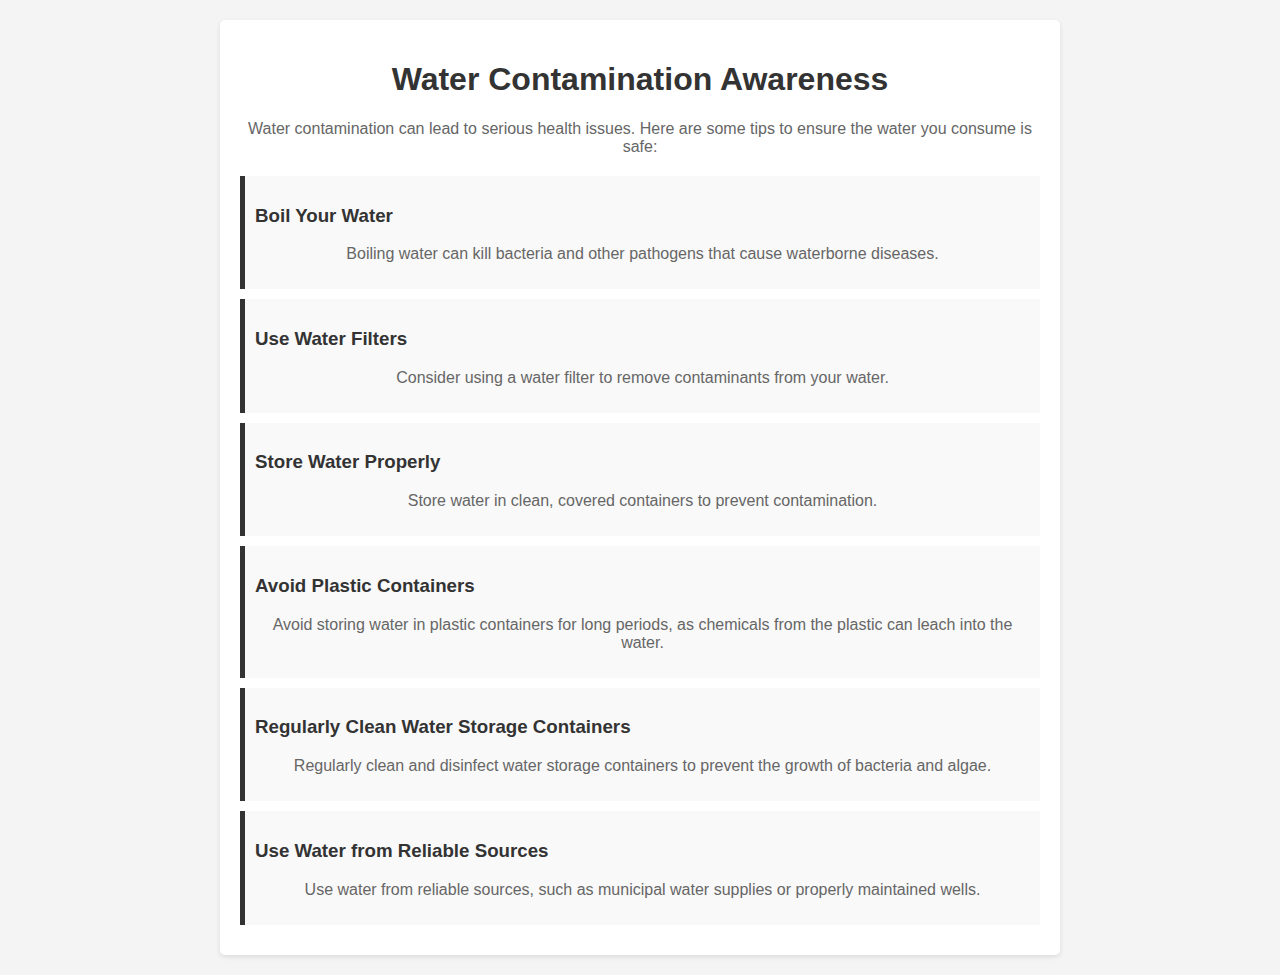
<file: index.html>
<!DOCTYPE html>
<html>
  <head>
    <title>Water Contamination Awareness</title>
    <meta name="viewport" content="width=device-width, initial-scale=1.0" />
    <link rel="stylesheet" type="text/css" href="style.css" />
  </head>
  <body>
    <div class="container">
      <h1>Water Contamination Awareness</h1>
      <p>
        Water contamination can lead to serious health issues. Here are some
        tips to ensure the water you consume is safe:
      </p>
      <div class="tips">
        <div class="tip">
          <h3>Boil Your Water</h3>
          <p>
            Boiling water can kill bacteria and other pathogens that cause
            waterborne diseases.
          </p>
        </div>
        <div class="tip">
          <h3>Use Water Filters</h3>
          <p>
            Consider using a water filter to remove contaminants from your
            water.
          </p>
        </div>
        <div class="tip">
          <h3>Store Water Properly</h3>
          <p>
            Store water in clean, covered containers to prevent contamination.
          </p>
        </div>
        <div class="tip">
          <h3>Avoid Plastic Containers</h3>
          <p>
            Avoid storing water in plastic containers for long periods, as
            chemicals from the plastic can leach into the water.
          </p>
        </div>
        <div class="tip">
          <h3>Regularly Clean Water Storage Containers</h3>
          <p>
            Regularly clean and disinfect water storage containers to prevent
            the growth of bacteria and algae.
          </p>
        </div>
        <div class="tip">
          <h3>Use Water from Reliable Sources</h3>
          <p>
            Use water from reliable sources, such as municipal water supplies or
            properly maintained wells.
          </p>
        </div>
      </div>
    </div>
    <script>
      // Example of simple interactivity with JavaScript
      document.addEventListener("DOMContentLoaded", function () {
        const tips = document.querySelectorAll(".tip");
        tips.forEach(function (tip) {
          tip.addEventListener("click", function () {
            this.classList.toggle("active");
          });
        });
      });
    </script>
  </body>
</html>
</file>
<file: style.css>
body {
  font-family: Arial, sans-serif;
  margin: 0;
  padding: 0;
  background-color: #f4f4f4;
}

.container {
  max-width: 800px;
  margin: 20px auto;
  padding: 20px;
  background-color: #fff;
  border-radius: 5px;
  box-shadow: 0 2px 5px rgba(0, 0, 0, 0.1);
}

h1 {
  color: #333;
  text-align: center;
}

p {
  color: #666;
  text-align: center;
}

.tips {
  margin-top: 20px;
}

.tip {
  background-color: #f9f9f9;
  padding: 10px;
  margin-bottom: 10px;
  border-left: 5px solid #333;
}

.tip h3 {
  color: #333;
}

.tip p {
  color: #666;
}

@media (max-width: 600px) {
  .container {
    padding: 10px;
  }
  .tip {
    padding: 5px;
  }
}
</file>
